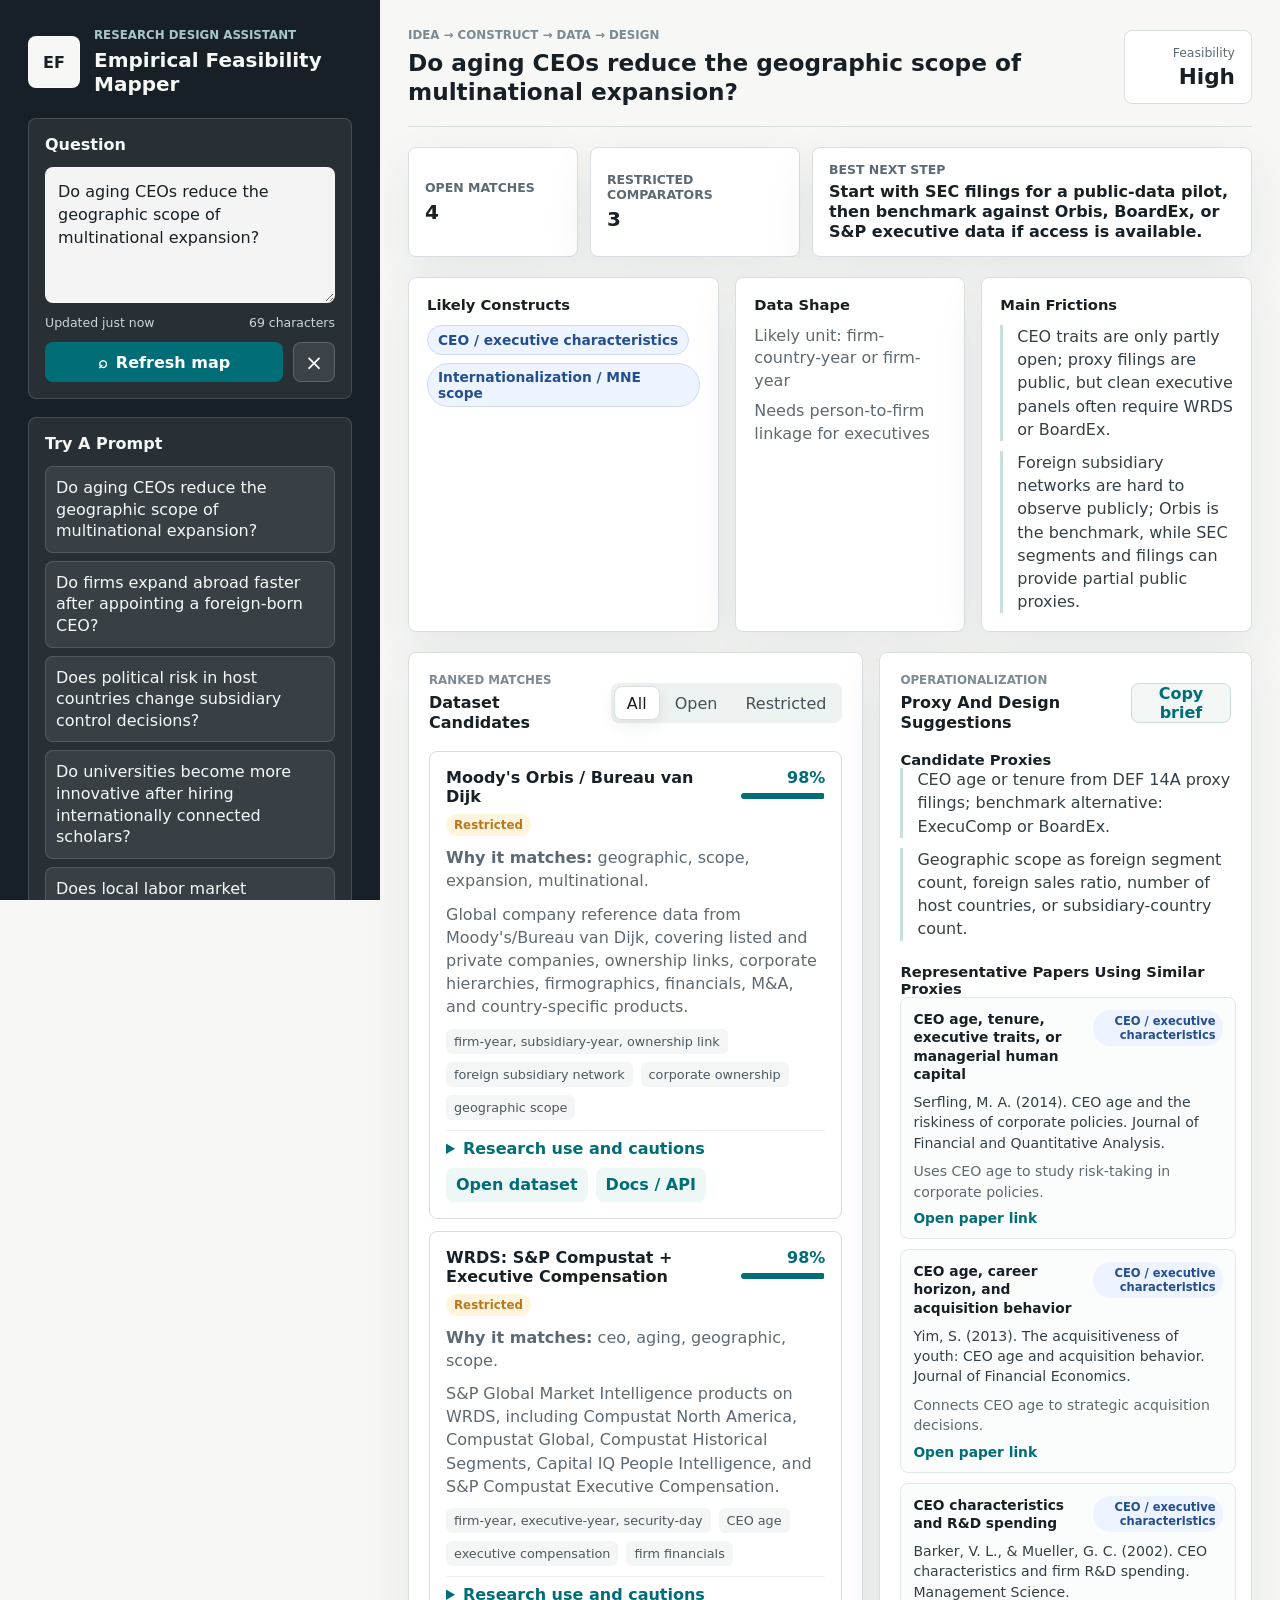
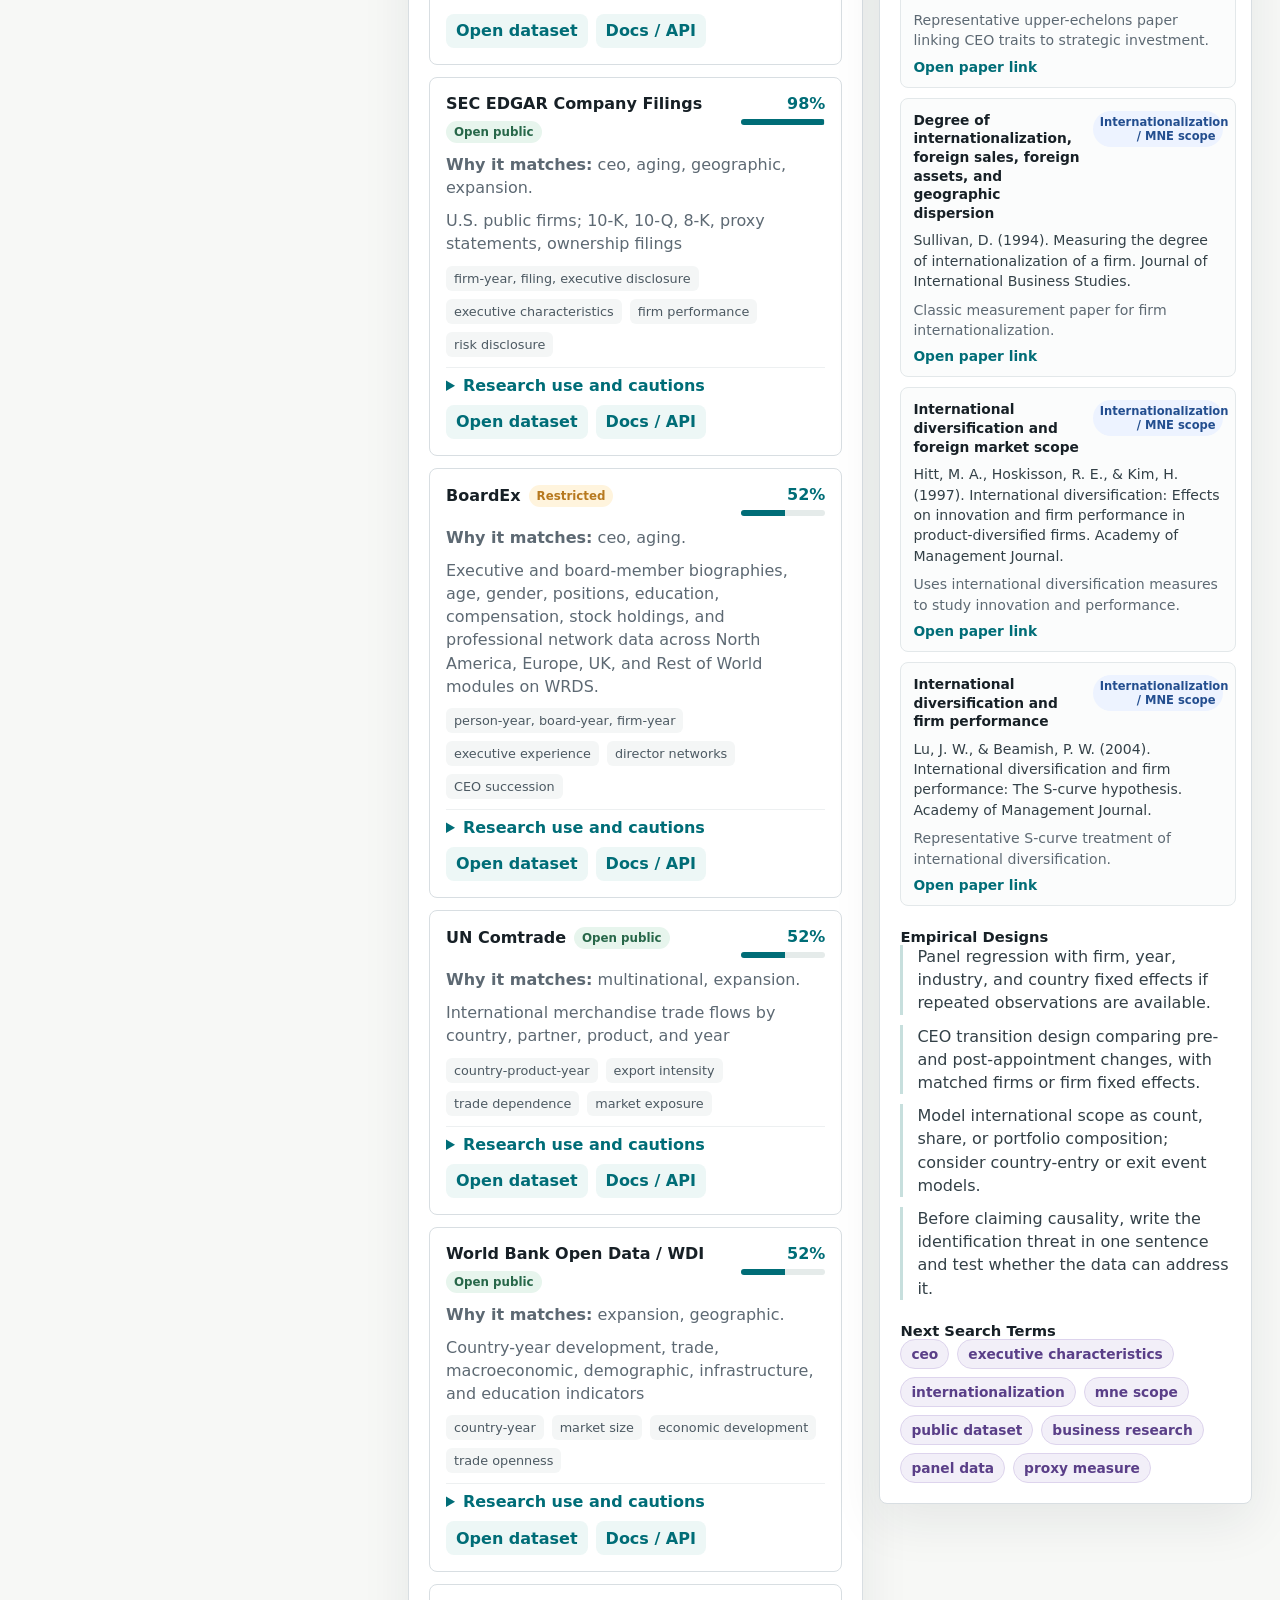
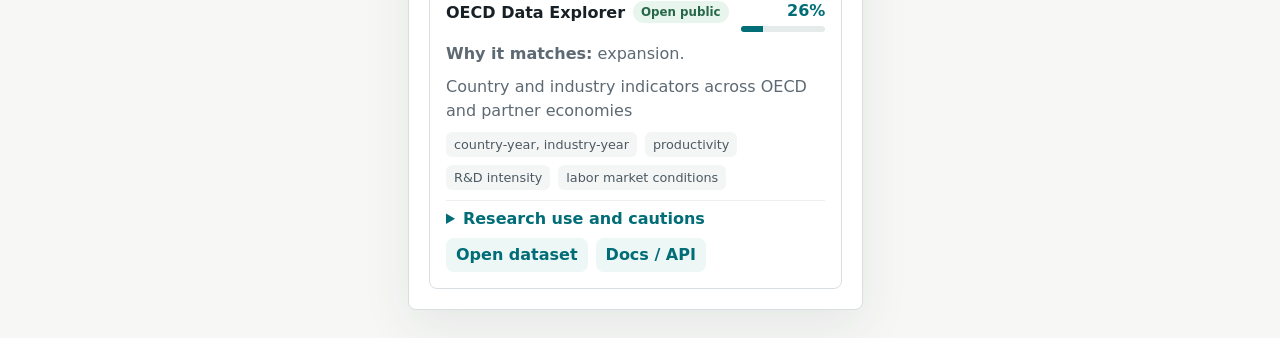
<file: research-data-mapper/index.html>
<!doctype html>
<html lang="en">
  <head>
    <meta charset="utf-8" />
    <meta name="viewport" content="width=device-width, initial-scale=1" />
    <title>Empirical Feasibility Mapper</title>
    <link rel="stylesheet" href="styles.css" />
  </head>
  <body>
    <main class="app-shell">
      <aside class="sidebar" aria-label="Workspace">
        <div class="brand-block">
          <div class="brand-mark" aria-hidden="true">EF</div>
          <div>
            <p class="eyebrow">Research Design Assistant</p>
            <h1>Empirical Feasibility Mapper</h1>
          </div>
        </div>

        <section class="panel compact">
          <h2>Question</h2>
          <textarea id="questionInput" spellcheck="true">Do aging CEOs reduce the geographic scope of multinational expansion?</textarea>
          <div class="input-meta">
            <span id="liveStatus">Live mapping is on</span>
            <span id="charCount">0 characters</span>
          </div>
          <div class="button-row">
            <button id="mapButton" class="primary-button" type="button">
              <span aria-hidden="true">⌕</span>
              Refresh map
            </button>
            <button id="clearButton" class="icon-button" type="button" title="Clear question" aria-label="Clear question">×</button>
          </div>
        </section>

        <section class="panel compact">
          <h2>Try A Prompt</h2>
          <div class="prompt-list" id="promptList"></div>
        </section>

        <section class="panel compact">
          <h2>Scope</h2>
          <label class="check-row">
            <input type="checkbox" id="openOnlyToggle" checked />
            <span>Prioritize open public datasets</span>
          </label>
        </section>

        <section class="panel compact">
          <h2>Live Status</h2>
          <div class="status-stack">
            <div class="status-line">
              <span class="status-dot live" aria-hidden="true"></span>
              <span>Recommendations update as you type.</span>
            </div>
            <div class="status-line">
              <span class="status-dot static" aria-hidden="true"></span>
              <span id="catalogReviewed">Dataset catalog loading.</span>
            </div>
            <p class="small-note" id="catalogCadence">Monthly source checks run through GitHub Actions; substantive descriptions remain human-curated.</p>
          </div>
        </section>
      </aside>

      <section class="workspace" aria-live="polite">
        <header class="top-strip">
          <div>
            <p class="eyebrow">Idea → construct → data → design</p>
            <h2 id="resultTitle">A fast empirical reality check for business scholars</h2>
          </div>
          <div class="score-card">
            <span class="score-label">Feasibility</span>
            <strong id="scoreValue">Ready</strong>
          </div>
        </header>

        <section class="metric-grid" aria-label="Recommendation summary">
          <article class="metric-card">
            <span>Open Matches</span>
            <strong id="openMatchCount">0</strong>
          </article>
          <article class="metric-card">
            <span>Restricted Comparators</span>
            <strong id="restrictedMatchCount">0</strong>
          </article>
          <article class="metric-card wide">
            <span>Best Next Step</span>
            <strong id="nextStepText">Enter a research question</strong>
          </article>
        </section>

        <section class="summary-grid">
          <article class="insight-card">
            <h3>Likely Constructs</h3>
            <div id="constructTags" class="tag-cloud"></div>
          </article>
          <article class="insight-card">
            <h3>Data Shape</h3>
            <div id="dataShape" class="data-shape"></div>
          </article>
          <article class="insight-card">
            <h3>Main Frictions</h3>
            <ul id="frictionList" class="clean-list"></ul>
          </article>
        </section>

        <section class="split-layout">
          <article class="panel large">
            <div class="section-head">
              <div>
                <p class="eyebrow">Ranked matches</p>
                <h2>Dataset Candidates</h2>
              </div>
              <div class="mini-tabs" role="tablist" aria-label="Dataset filter">
                <button class="tab active" data-filter="all" type="button">All</button>
                <button class="tab" data-filter="open" type="button">Open</button>
                <button class="tab" data-filter="restricted" type="button">Restricted</button>
              </div>
            </div>
            <div id="datasetResults" class="dataset-list"></div>
          </article>

          <article class="panel large">
            <div class="section-head">
              <div>
                <p class="eyebrow">Operationalization</p>
                <h2>Proxy And Design Suggestions</h2>
              </div>
              <button id="copyButton" class="secondary-button" type="button">Copy brief</button>
            </div>
            <div class="design-stack">
              <section>
                <h3>Candidate Proxies</h3>
                <ul id="proxyList" class="clean-list"></ul>
              </section>
              <section>
                <h3>Representative Papers Using Similar Proxies</h3>
                <div id="paperList" class="paper-list"></div>
              </section>
              <section>
                <h3>Empirical Designs</h3>
                <ul id="designList" class="clean-list"></ul>
              </section>
              <section>
                <h3>Next Search Terms</h3>
                <div id="searchTerms" class="tag-cloud"></div>
              </section>
            </div>
          </article>
        </section>
      </section>
    </main>

    <script src="app.js"></script>
  </body>
</html>
</file>
<file: research-data-mapper/styles.css>
:root {
  color-scheme: light;
  --ink: #172026;
  --muted: #5d6973;
  --line: #d8dee2;
  --paper: #f7f8f6;
  --panel: #ffffff;
  --teal: #006d77;
  --teal-soft: #d9f0ef;
  --red: #9b2c2c;
  --gold: #b7791f;
  --green: #276749;
  --blue: #234e8f;
  --violet: #5a3f88;
  --shadow: 0 18px 50px rgba(24, 38, 46, 0.08);
}

* {
  box-sizing: border-box;
}

body {
  margin: 0;
  background: var(--paper);
  color: var(--ink);
  font-family: Inter, ui-sans-serif, system-ui, -apple-system, BlinkMacSystemFont, "Segoe UI", sans-serif;
}

button,
textarea,
input {
  font: inherit;
}

button {
  cursor: pointer;
}

.app-shell {
  min-height: 100vh;
  display: grid;
  grid-template-columns: minmax(310px, 380px) 1fr;
}

.sidebar {
  background: #172026;
  color: #f7f8f6;
  padding: 28px;
  display: flex;
  flex-direction: column;
  gap: 18px;
  position: sticky;
  top: 0;
  height: 100vh;
  overflow: auto;
}

.brand-block {
  display: grid;
  grid-template-columns: 52px 1fr;
  gap: 14px;
  align-items: center;
  margin-bottom: 4px;
}

.brand-mark {
  width: 52px;
  height: 52px;
  display: grid;
  place-items: center;
  border: 1px solid rgba(255, 255, 255, 0.28);
  background: #f7f8f6;
  color: #172026;
  font-weight: 800;
  border-radius: 8px;
}

h1,
h2,
h3,
p {
  margin: 0;
}

h1 {
  font-size: 1.25rem;
  line-height: 1.2;
}

h2 {
  font-size: 1rem;
  line-height: 1.25;
}

h3 {
  font-size: 0.92rem;
}

.eyebrow {
  color: #7b8a93;
  font-size: 0.74rem;
  font-weight: 750;
  letter-spacing: 0;
  text-transform: uppercase;
  margin-bottom: 6px;
}

.sidebar .eyebrow {
  color: #a9c6c6;
}

.panel,
.insight-card {
  background: var(--panel);
  border: 1px solid var(--line);
  border-radius: 8px;
  box-shadow: var(--shadow);
}

.sidebar .panel {
  background: rgba(255, 255, 255, 0.075);
  border-color: rgba(255, 255, 255, 0.14);
  box-shadow: none;
}

.compact {
  padding: 16px;
}

.large {
  padding: 20px;
}

textarea {
  width: 100%;
  min-height: 136px;
  resize: vertical;
  margin-top: 12px;
  padding: 12px;
  border-radius: 8px;
  border: 1px solid rgba(255, 255, 255, 0.18);
  background: rgba(255, 255, 255, 0.95);
  color: var(--ink);
  line-height: 1.45;
}

.input-meta {
  display: flex;
  justify-content: space-between;
  gap: 10px;
  margin-top: 8px;
  color: #c9d8d8;
  font-size: 0.78rem;
}

.button-row,
.section-head {
  display: flex;
  align-items: center;
  justify-content: space-between;
  gap: 10px;
}

.button-row {
  margin-top: 12px;
}

.primary-button,
.secondary-button,
.icon-button,
.prompt-button,
.tab {
  border: 1px solid transparent;
  border-radius: 8px;
  min-height: 40px;
  transition: transform 120ms ease, border-color 120ms ease, background 120ms ease;
}

.primary-button {
  flex: 1;
  display: inline-flex;
  align-items: center;
  justify-content: center;
  gap: 8px;
  background: var(--teal);
  color: white;
  font-weight: 750;
}

.secondary-button {
  background: #f2f6f5;
  color: var(--teal);
  padding: 0 12px;
  border-color: #c7dfdd;
  font-weight: 750;
}

.icon-button {
  width: 42px;
  background: rgba(255, 255, 255, 0.09);
  color: white;
  border-color: rgba(255, 255, 255, 0.18);
  font-size: 1.35rem;
}

.primary-button:hover,
.secondary-button:hover,
.icon-button:hover,
.prompt-button:hover,
.tab:hover {
  transform: translateY(-1px);
}

.prompt-list {
  display: grid;
  gap: 8px;
  margin-top: 12px;
}

.prompt-button {
  width: 100%;
  text-align: left;
  padding: 10px;
  background: rgba(255, 255, 255, 0.08);
  color: #f7f8f6;
  border-color: rgba(255, 255, 255, 0.14);
  line-height: 1.35;
}

.check-row {
  margin-top: 12px;
  display: grid;
  grid-template-columns: 18px 1fr;
  gap: 10px;
  align-items: start;
  color: #e5eeee;
  font-size: 0.92rem;
}

.status-stack {
  display: grid;
  gap: 10px;
  margin-top: 12px;
}

.status-line {
  display: grid;
  grid-template-columns: 12px 1fr;
  gap: 9px;
  align-items: center;
  color: #e5eeee;
  line-height: 1.35;
  font-size: 0.9rem;
}

.status-dot {
  width: 9px;
  height: 9px;
  border-radius: 999px;
}

.status-dot.live {
  background: #37c978;
  box-shadow: 0 0 0 4px rgba(55, 201, 120, 0.14);
}

.status-dot.static {
  background: #f6ad55;
  box-shadow: 0 0 0 4px rgba(246, 173, 85, 0.13);
}

.small-note {
  color: #b8c9c9;
  font-size: 0.82rem;
  line-height: 1.45;
}

.workspace {
  padding: 28px;
  display: flex;
  flex-direction: column;
  gap: 20px;
  max-width: 1360px;
  width: 100%;
}

.top-strip {
  display: flex;
  align-items: center;
  justify-content: space-between;
  min-height: 86px;
  gap: 18px;
  border-bottom: 1px solid var(--line);
  padding-bottom: 20px;
}

#resultTitle {
  font-size: 1.45rem;
}

.score-card {
  min-width: 128px;
  padding: 14px 16px;
  border-radius: 8px;
  border: 1px solid var(--line);
  background: #ffffff;
  text-align: right;
}

.score-label {
  display: block;
  color: var(--muted);
  font-size: 0.78rem;
  margin-bottom: 4px;
}

#scoreValue {
  font-size: 1.35rem;
}

.metric-grid {
  display: grid;
  grid-template-columns: 170px 210px minmax(260px, 1fr);
  gap: 12px;
}

.metric-card {
  min-height: 78px;
  display: grid;
  align-content: center;
  gap: 5px;
  padding: 14px 16px;
  background: #ffffff;
  border: 1px solid var(--line);
  border-radius: 8px;
  box-shadow: var(--shadow);
}

.metric-card span {
  color: var(--muted);
  font-size: 0.78rem;
  font-weight: 760;
  text-transform: uppercase;
}

.metric-card strong {
  font-size: 1.25rem;
  line-height: 1.25;
}

.metric-card.wide strong {
  font-size: 1rem;
  font-weight: 760;
}

.summary-grid {
  display: grid;
  grid-template-columns: 1.15fr 0.85fr 1fr;
  gap: 16px;
}

.insight-card {
  padding: 18px;
  min-height: 132px;
}

.insight-card h3 {
  margin-bottom: 12px;
}

.tag-cloud {
  display: flex;
  flex-wrap: wrap;
  gap: 8px;
}

.tag {
  display: inline-flex;
  align-items: center;
  min-height: 30px;
  border-radius: 999px;
  padding: 5px 10px;
  background: #edf3f2;
  border: 1px solid #d7e5e3;
  color: #21423f;
  font-size: 0.86rem;
  font-weight: 700;
}

.tag.blue {
  background: #edf3ff;
  border-color: #cfdbf0;
  color: var(--blue);
}

.tag.violet {
  background: #f2eff8;
  border-color: #ddd4ed;
  color: var(--violet);
}

.data-shape {
  display: grid;
  gap: 8px;
  color: var(--muted);
  line-height: 1.4;
}

.clean-list {
  list-style: none;
  padding: 0;
  margin: 0;
  display: grid;
  gap: 10px;
}

.clean-list li {
  padding-left: 14px;
  border-left: 3px solid #c7dfdd;
  color: #334047;
  line-height: 1.45;
}

.split-layout {
  display: grid;
  grid-template-columns: minmax(0, 1.1fr) minmax(360px, 0.9fr);
  gap: 16px;
  align-items: start;
}

.mini-tabs {
  display: inline-flex;
  padding: 3px;
  background: #eef2f1;
  border-radius: 8px;
  gap: 2px;
}

.tab {
  min-height: 34px;
  padding: 0 12px;
  background: transparent;
  color: #41505a;
}

.tab.active {
  background: #ffffff;
  border-color: #d8dee2;
  color: var(--ink);
  box-shadow: 0 6px 16px rgba(23, 32, 38, 0.08);
}

.dataset-list {
  display: grid;
  gap: 12px;
  margin-top: 18px;
}

.dataset-card {
  border: 1px solid var(--line);
  border-radius: 8px;
  padding: 16px;
  display: grid;
  gap: 10px;
  background: #fff;
}

.dataset-top {
  display: flex;
  align-items: start;
  justify-content: space-between;
  gap: 12px;
}

.dataset-title {
  display: flex;
  flex-wrap: wrap;
  align-items: center;
  gap: 8px;
}

.dataset-title h3 {
  font-size: 1rem;
}

.badge {
  border-radius: 999px;
  padding: 4px 8px;
  font-size: 0.74rem;
  font-weight: 800;
}

.badge.open {
  background: #e7f5ed;
  color: var(--green);
}

.badge.restricted {
  background: #fff4dd;
  color: var(--gold);
}

.match-score {
  min-width: 58px;
  color: var(--teal);
  font-weight: 850;
  text-align: right;
}

.score-wrap {
  min-width: 84px;
  display: grid;
  gap: 6px;
  justify-items: end;
}

.match-meter {
  width: 84px;
  height: 6px;
  overflow: hidden;
  border-radius: 999px;
  background: #e5ebea;
}

.match-meter span {
  display: block;
  height: 100%;
  background: var(--teal);
}

.dataset-card p {
  color: var(--muted);
  line-height: 1.45;
}

.fit-line {
  color: #334047;
}

.dataset-meta {
  display: flex;
  flex-wrap: wrap;
  gap: 8px;
}

.meta-pill {
  padding: 5px 8px;
  background: #f4f6f6;
  border-radius: 6px;
  color: #4c5962;
  font-size: 0.8rem;
}

.dataset-actions {
  display: flex;
  flex-wrap: wrap;
  gap: 8px;
}

.dataset-actions a {
  min-height: 34px;
  display: inline-flex;
  align-items: center;
  padding: 0 10px;
  border-radius: 8px;
  color: var(--teal);
  background: #edf7f6;
  text-decoration: none;
  font-weight: 750;
}

details {
  border-top: 1px solid #edf0f1;
  padding-top: 8px;
}

summary {
  cursor: pointer;
  color: var(--teal);
  font-weight: 780;
}

.details-grid {
  display: grid;
  gap: 8px;
  margin-top: 10px;
}

.source-list {
  display: flex;
  flex-wrap: wrap;
  gap: 6px;
}

.source-chip {
  display: inline-flex;
  align-items: center;
  min-height: 28px;
  padding: 4px 8px;
  border-radius: 999px;
  font-size: 0.76rem;
  font-weight: 780;
}

.source-chip.ok {
  background: #e7f5ed;
  color: var(--green);
}

.source-chip.warn {
  background: #fff4dd;
  color: var(--gold);
}

.design-stack {
  display: grid;
  gap: 22px;
  margin-top: 18px;
}

.paper-list {
  display: grid;
  gap: 10px;
}

.paper-card {
  display: grid;
  gap: 8px;
  padding: 12px;
  border: 1px solid #e3e8ea;
  border-radius: 8px;
  background: #fbfcfc;
}

.paper-top {
  display: flex;
  align-items: start;
  justify-content: space-between;
  gap: 8px;
}

.paper-proxy {
  color: var(--ink);
  font-size: 0.86rem;
  font-weight: 800;
  line-height: 1.35;
}

.paper-construct {
  flex: 0 0 auto;
  max-width: 42%;
  padding: 4px 7px;
  border-radius: 999px;
  background: #edf3ff;
  color: var(--blue);
  font-size: 0.72rem;
  font-weight: 800;
  text-align: right;
}

.paper-card p {
  color: #334047;
  font-size: 0.88rem;
  line-height: 1.45;
}

.paper-card .paper-note {
  color: var(--muted);
}

.paper-card a {
  color: var(--teal);
  font-weight: 780;
  text-decoration: none;
  font-size: 0.86rem;
}

@media (max-width: 1040px) {
  .app-shell,
  .split-layout,
  .summary-grid,
  .metric-grid {
    grid-template-columns: 1fr;
  }

  .sidebar {
    position: static;
    height: auto;
  }
}

@media (max-width: 620px) {
  .sidebar,
  .workspace {
    padding: 18px;
  }

  .top-strip,
  .section-head,
  .dataset-top {
    align-items: stretch;
    flex-direction: column;
  }

  .score-card {
    text-align: left;
  }

  .paper-top {
    display: grid;
  }

  .paper-construct {
    max-width: 100%;
    text-align: left;
    justify-self: start;
  }
}
</file>
